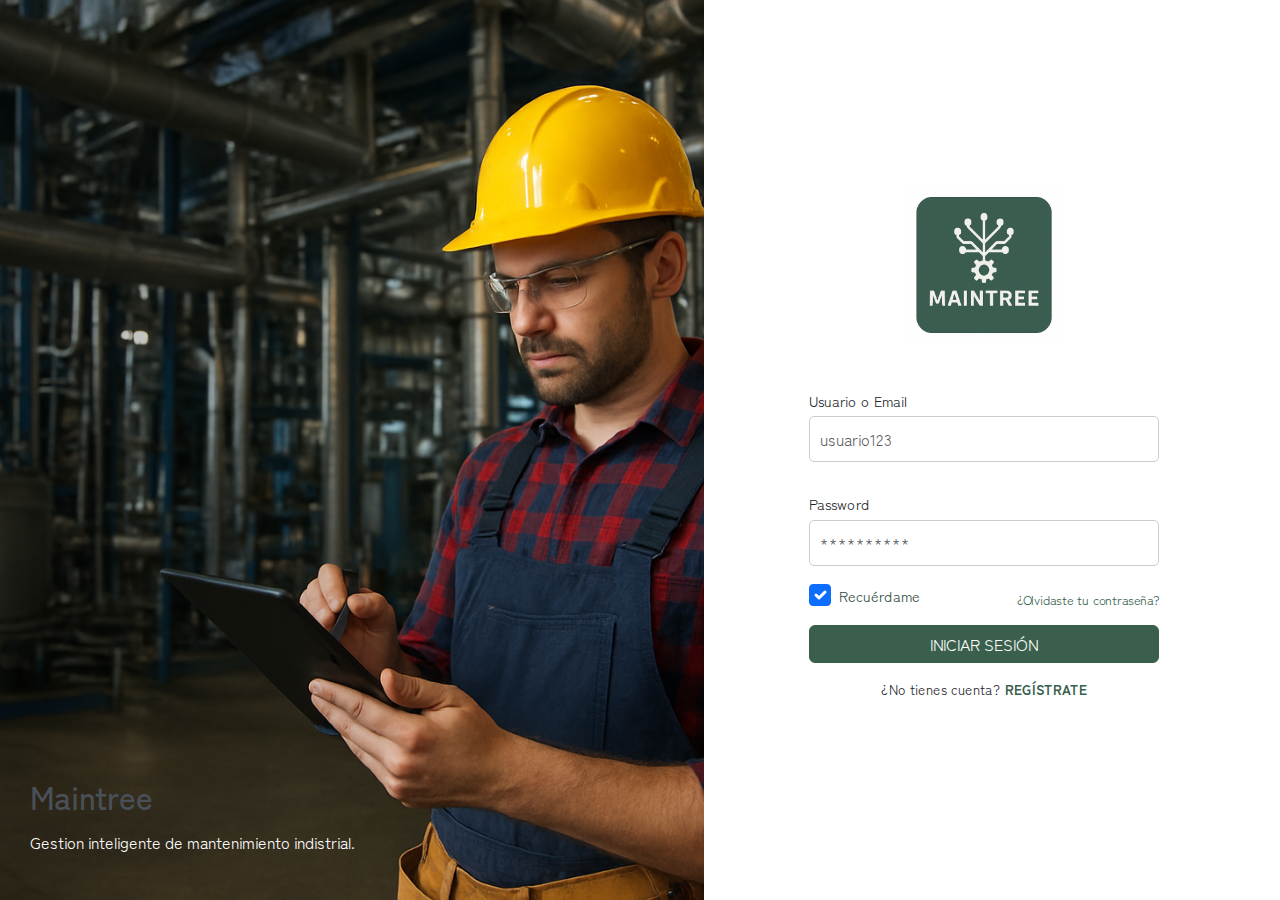
<file: src/main/resources/static/index.html>
<!DOCTYPE html>
<html lang="es">
<head>
    <meta charset="UTF-8">
    <meta name="viewport" content="width=device-width, initial-scale=1.0">
    <!-- Bootstrap 5 CSS -->
    <link href="https://cdn.jsdelivr.net/npm/bootstrap@5.3.0/dist/css/bootstrap.min.css" rel="stylesheet">
    <link rel="preconnect" href="https://fonts.googleapis.com">
    <link rel="preconnect" href="https://fonts.gstatic.com" crossorigin>
    <link href="https://fonts.googleapis.com/css2?family=Zen+Kaku+Gothic+Antique&display=swap" rel="stylesheet">
    <link rel="stylesheet" href="css/styles.css">
    <title>Inicio de Sesión - Maintree</title>
</head>
<body>
    <div class="container-form">
        <div class="information">
            <div class="Imfo-childs">
                <h2>Maintree</h2>
                <p>Gestion inteligente de mantenimiento indistrial.</p>
            </div>
        </div>


        <div class="form-information">
            <div class="logo-container">
                <img src="css/img/logo_Maintree.png" alt="Logo Maintree">
                </div>
                <div id="errorMessage" style="color: red;" class="error"></div>


<!--            <div class="form-information-childs">-->
<!--                <h3>Log in</h3>-->
                <form id="loginForm" class="form-login">
                    <div class="mb-3">
                        <label for="email" class="form-label">Usuario o Email</label>
                        <input type="email" class="form-control" id="email" name="email" placeholder="usuario123" required>
                    </div>

                    <div class="mb-3">
                        <label for="password" class="form-label">Password</label>
                        <input type="password" class="form-control" id="password" name="password" placeholder="**********" required>
                    </div>

                    <div class="mb-3 d-flex justify-content-between align-items-center">
                        <div class="form-check">
                            <input class="form-check-input" type="checkbox" id="remember" name="remember" checked>
                            <label class="form-check-label" for="remember">
                                Recuérdame
                            </label>
                        </div>
                        <a href="recuperar.html" class="forgot">¿Olvidaste tu contraseña?</a>
                    </div>

                    <button type="submit" class="btn btn-primary w-100 btn-login">INICIAR SESIÓN</button>
                    <p class="signup text-center mt-3">¿No tienes cuenta? <a href="register.html">REGÍSTRATE</a></p>

                </form>


        </div>

    </div>
    <script src="js/script.js"></script>
    <!-- Bootstrap 5 JS -->
    <script src="https://cdn.jsdelivr.net/npm/bootstrap@5.3.0/dist/js/bootstrap.bundle.min.js"></script>
</body>

</html>
</file>
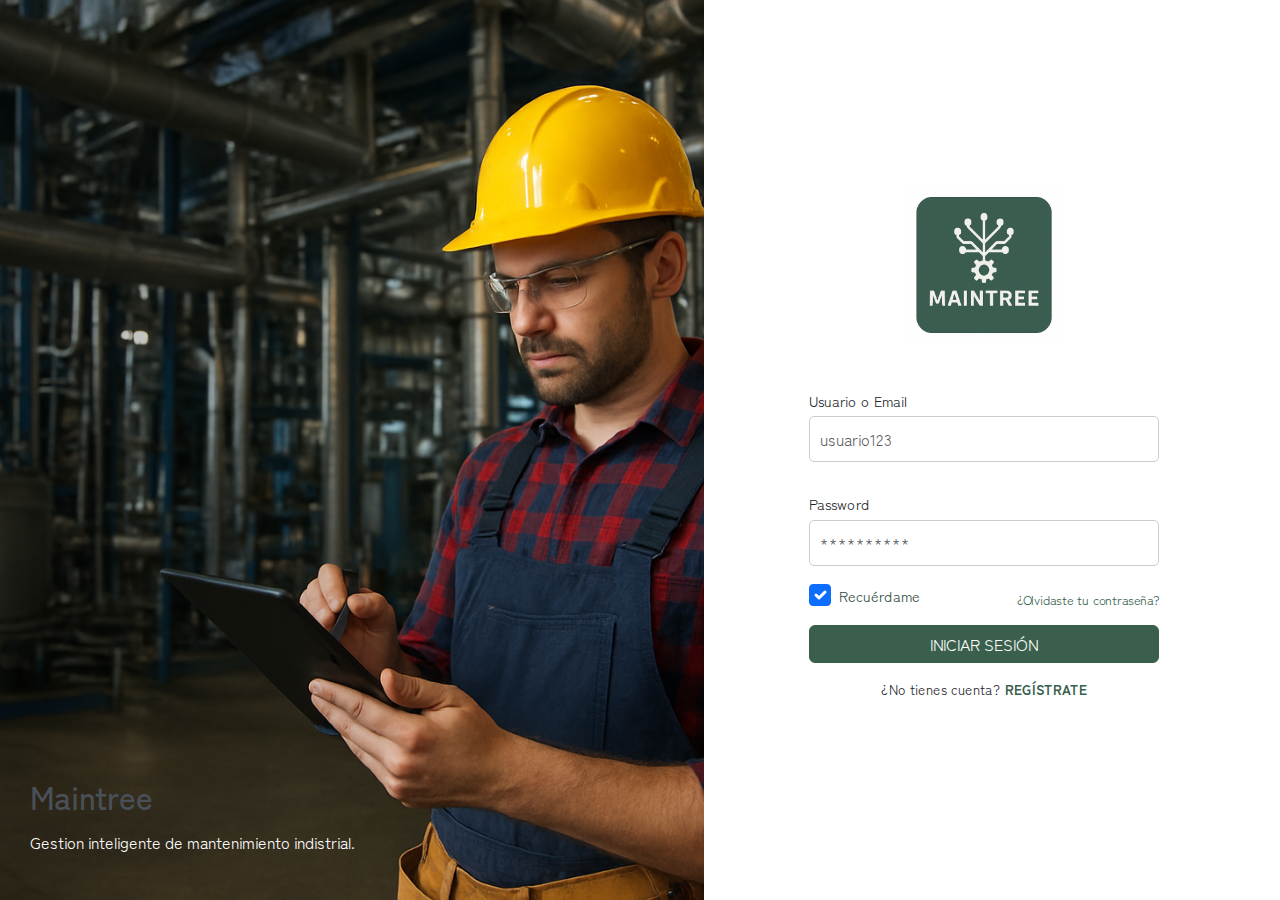
<file: src/main/resources/static/login.html>
<!DOCTYPE html>
<html lang="es">
<head>
    <meta charset="UTF-8">
    <meta name="viewport" content="width=device-width, initial-scale=1.0">
    <!-- Bootstrap 5 CSS -->
    <link href="https://cdn.jsdelivr.net/npm/bootstrap@5.3.0/dist/css/bootstrap.min.css" rel="stylesheet">
    <link rel="preconnect" href="https://fonts.googleapis.com">
    <link rel="preconnect" href="https://fonts.gstatic.com" crossorigin>
    <link href="https://fonts.googleapis.com/css2?family=Zen+Kaku+Gothic+Antique&display=swap" rel="stylesheet">
    <link rel="stylesheet" href="css/styles.css">
    <title>Inicio de Sesión - Maintree</title>
</head>
<body>
    <div class="container-form">
        <div class="information">
            <div class="Imfo-childs">
                <h2>Maintree</h2>
                <p>Gestion inteligente de mantenimiento indistrial.</p>
            </div>
        </div>


        <div class="form-information">
            <div class="logo-container">
                <img src="css/img/logo_Maintree.png" alt="Logo Maintree">
                </div>
                <div id="errorMessage" style="color: red;" class="error"></div>


<!--            <div class="form-information-childs">-->
<!--                <h3>Log in</h3>-->
                <form id="loginForm" class="form-login">
                    <div class="mb-3">
                        <label for="email" class="form-label">Usuario o Email</label>
                        <input type="email" class="form-control" id="email" name="email" placeholder="usuario123" required>
                    </div>

                    <div class="mb-3">
                        <label for="password" class="form-label">Password</label>
                        <input type="password" class="form-control" id="password" name="password" placeholder="**********" required>
                    </div>

                    <div class="mb-3 d-flex justify-content-between align-items-center">
                        <div class="form-check">
                            <input class="form-check-input" type="checkbox" id="remember" name="remember"  checked > 
                            <label class="form-check-label" for="remember">
                                Recuérdame
                            </label>
                        </div>
                        <a href="recuperar.html" class="forgot">¿Olvidaste tu contraseña?</a>
                    </div>

                    <button type="submit" class="btn btn-primary w-100 btn-login">INICIAR SESIÓN</button>
                    <p class="signup text-center mt-3">¿No tienes cuenta? <a href="register.html">REGÍSTRATE</a></p>

                </form>


        </div>

    </div>
    <script src="js/script.js"></script>
    <!-- Bootstrap 5 JS -->
    <script src="https://cdn.jsdelivr.net/npm/bootstrap@5.3.0/dist/js/bootstrap.bundle.min.js"></script>
</body>

</html>
</file>
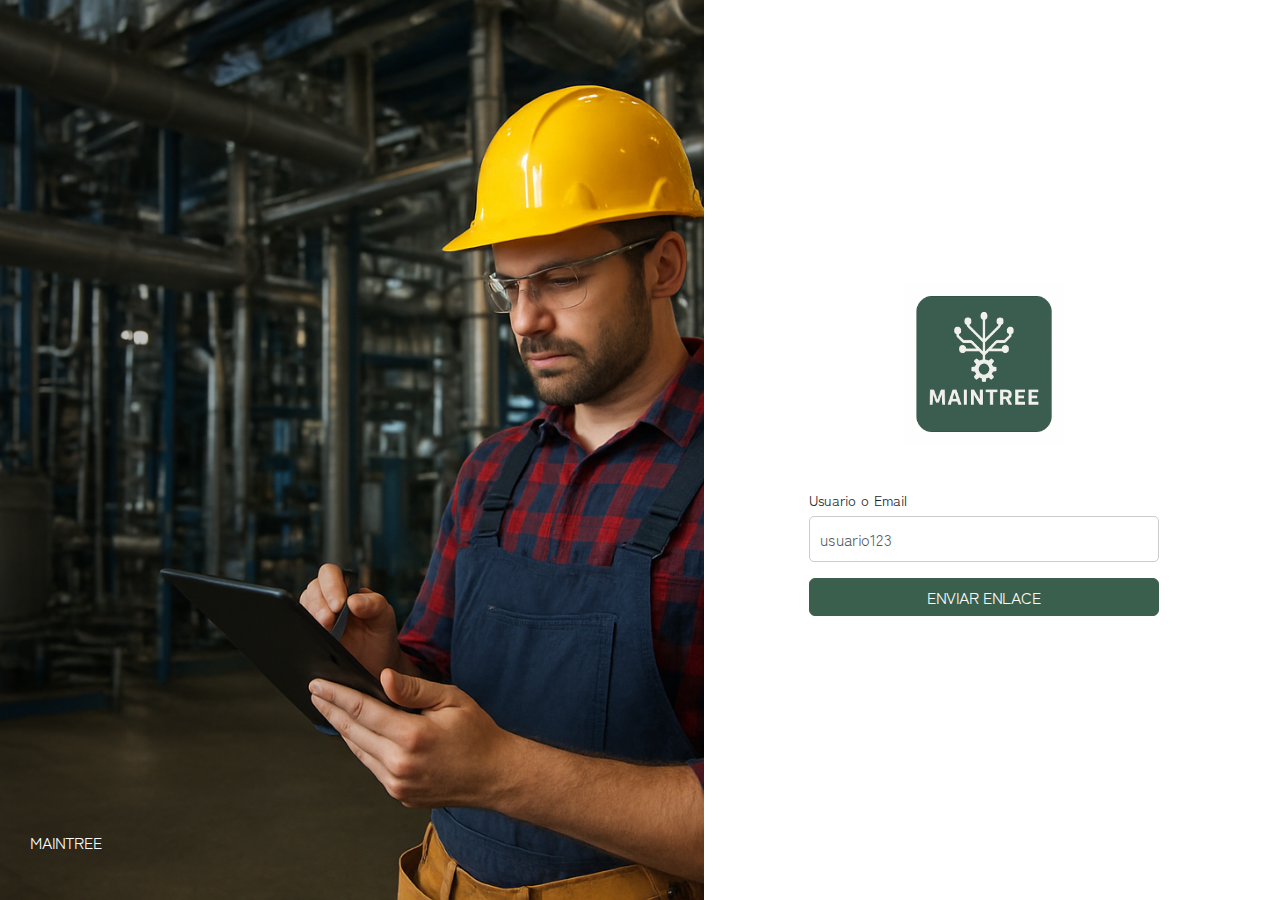
<file: src/main/resources/static/recuperar.html>
<!DOCTYPE html>
<html lang="es">
<head>
  <meta charset="UTF-8"/>
  <meta name="viewport" content="width=device-width, initial-scale=1.0"/>
  <!-- Bootstrap 5 CSS -->
  <link href="https://cdn.jsdelivr.net/npm/bootstrap@5.3.0/dist/css/bootstrap.min.css" rel="stylesheet">
  <link rel="preconnect" href="https://fonts.googleapis.com">
  <link rel="preconnect" href="https://fonts.gstatic.com" crossorigin>
  <link href="https://fonts.googleapis.com/css2?family=Zen+Kaku+Gothic+Antique&display=swap" rel="stylesheet">
  <link rel="stylesheet" href="css/styles.css">
  <title>Recuperar contraseña - Maintree</title>
  <style>
      .info-message { color: #28a745; text-align: center; margin-bottom: 15px; }
      .error-message { color: #dc3545; text-align: center; margin-bottom: 15px; }
  </style>
</head>
<body>
  <div class="container-form">
    <!-- Panel Izquierdo -->
    <div class="information">
      <div class="Imfo-childs">
        <p class="marca">MAINTREE</p>
      </div>
    </div>

    <!-- Panel Derecho -->
    <div class="form-information">
      <div class="logo-container">
          <img src=" css/img/logo_Maintree.png" alt="Logo Maintree">
      </div>

      <form id="recoverForm" class="form-login">
        <div id="message-container"></div>

        <div class="mb-3">
          <label for="recoverEmail" class="form-label">Usuario o Email</label>
          <input type="email" class="form-control" id="recoverEmail" name="email" placeholder="usuario123" required>
        </div>

        <button type="submit" class="btn btn-primary w-100 btn-login">ENVIAR ENLACE</button>
      </form>
    </div>
  </div>

  <script src="js/script.js"></script>
  <!-- Bootstrap 5 JS -->
  <script src="https://cdn.jsdelivr.net/npm/bootstrap@5.3.0/dist/js/bootstrap.bundle.min.js"></script>
</body>
</html>
</file>
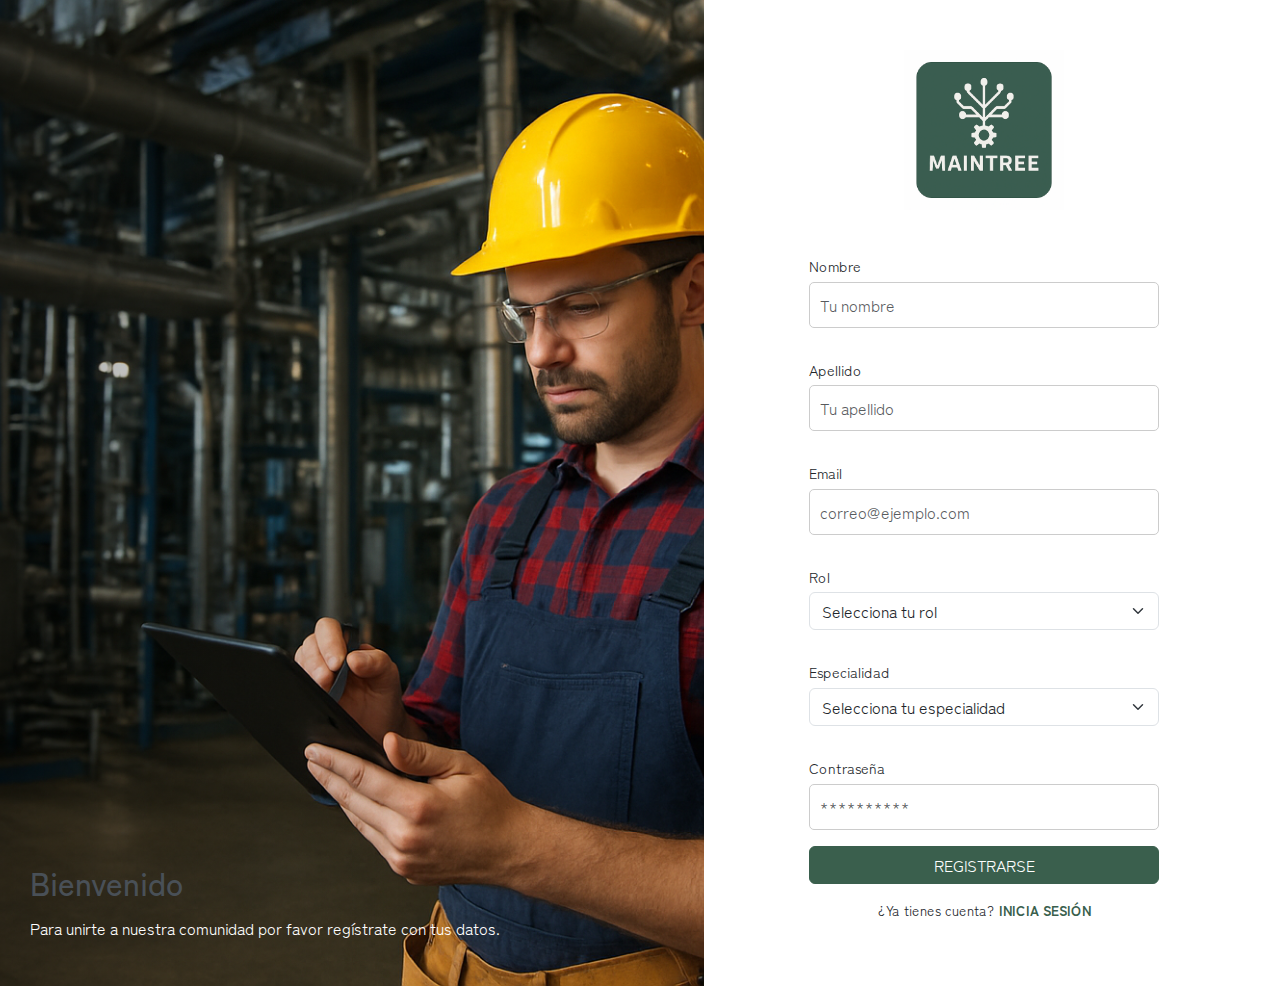
<file: src/main/resources/static/register.html>
<!DOCTYPE html>
<html lang="es">
<head>
    <meta charset="UTF-8">
    <meta name="viewport" content="width=device-width, initial-scale=1.0">
    <!-- Bootstrap 5 CSS -->
    <link href="https://cdn.jsdelivr.net/npm/bootstrap@5.3.0/dist/css/bootstrap.min.css" rel="stylesheet">
    <link rel="preconnect" href="https://fonts.googleapis.com">
    <link rel="preconnect" href="https://fonts.gstatic.com" crossorigin>
    <link href="https://fonts.googleapis.com/css2?family=Zen+Kaku+Gothic+Antique&display=swap" rel="stylesheet">
    <link rel="stylesheet" href="css/styles.css">
    <title>Registro de Usuario - MaintreeApp</title>
</head>
<body>
<div class="container-form">
    <div class="information">
        <div class="Imfo-childs">
            <h2>Bienvenido</h2>
            <p>Para unirte a nuestra comunidad por favor regístrate con tus datos.</p>
        </div>
    </div>

    <div class="form-information">
        <div class="logo-container">
            <img  src=" css/img/logo_Maintree.png" alt="Logo Maintree">
        </div>
        <!-- Este div mostrará los mensajes de error o éxito que vengan del servidor -->
        <div id="message" class="error"></div>

        <!-- 1. El formulario tiene un ID único ('registerForm') para que JavaScript pueda encontrarlo y manejarlo. -->
        <form id="registerForm" class="form-login">
            <!-- 2. Cada campo 'input' tiene un 'name' (ej: "nombre"). Este 'name' se usa como la clave para el dato que el usuario introduce. -->
            <div class="mb-3">
                <label for="nombre" class="form-label">Nombre</label>
                <input type="text" class="form-control" id="nombre" name="nombre" placeholder="Tu nombre" required>
            </div>

            <div class="mb-3">
                <label for="apellido" class="form-label">Apellido</label>
                <input type="text" class="form-control" id="apellido" name="apellido" placeholder="Tu apellido" required>
            </div>

            <div class="mb-3">
                <label for="email" class="form-label">Email</label>
                <input type="email" class="form-control" id="email" name="email" placeholder="correo@ejemplo.com" required>
            </div>

            <div class="mb-3">
                <label for="rol" class="form-label">Rol</label>
                <select class="form-select" id="rol" name="rol" required>
                    <option value="" disabled selected>Selecciona tu rol</option>
                    <option value="Técnico">Técnico</option>
                    <option value="Supervisor">Supervisor</option>
                    <option value="Automatista">Automatista</option>
                </select>
            </div>

            <div class="mb-3">
                <label for="especialidad" class="form-label">Especialidad</label>
                <select class="form-select" id="especialidad" name="especialidad" required>
                    <option value="" disabled selected>Selecciona tu especialidad</option>
                    <option value="Electromecanico">Electromecánico</option>
                    <option value="Mecanico">Mecánico</option>
                    <option value="Eléctrico">Eléctrico</option>
                </select>
            </div>

            <div class="mb-3">
                <label for="password" class="form-label">Contraseña</label>
                <input type="password" class="form-control" id="password" name="password" placeholder="**********" required>
            </div>

            <!-- 3. El botón de tipo "submit" dentro de un formulario intenta enviarlo cuando se hace clic. JavaScript interceptará esta acción. -->
            <button type="submit" class="btn btn-primary w-100 btn-login">REGISTRARSE</button>
            <p class="signup text-center mt-3">¿Ya tienes cuenta? <a href="main.html">INICIA SESIÓN</a></p>
        </form>
    </div>
</div>

<!-- 4. Se carga el archivo JavaScript externo. Toda la lógica para enviar el formulario al servidor está dentro de este fichero. -->
 <script src="js/script.js"></script>
<!-- Bootstrap 5 JS -->
<script src="https://cdn.jsdelivr.net/npm/bootstrap@5.3.0/dist/js/bootstrap.bundle.min.js"></script>

</body>
</html>
</file>
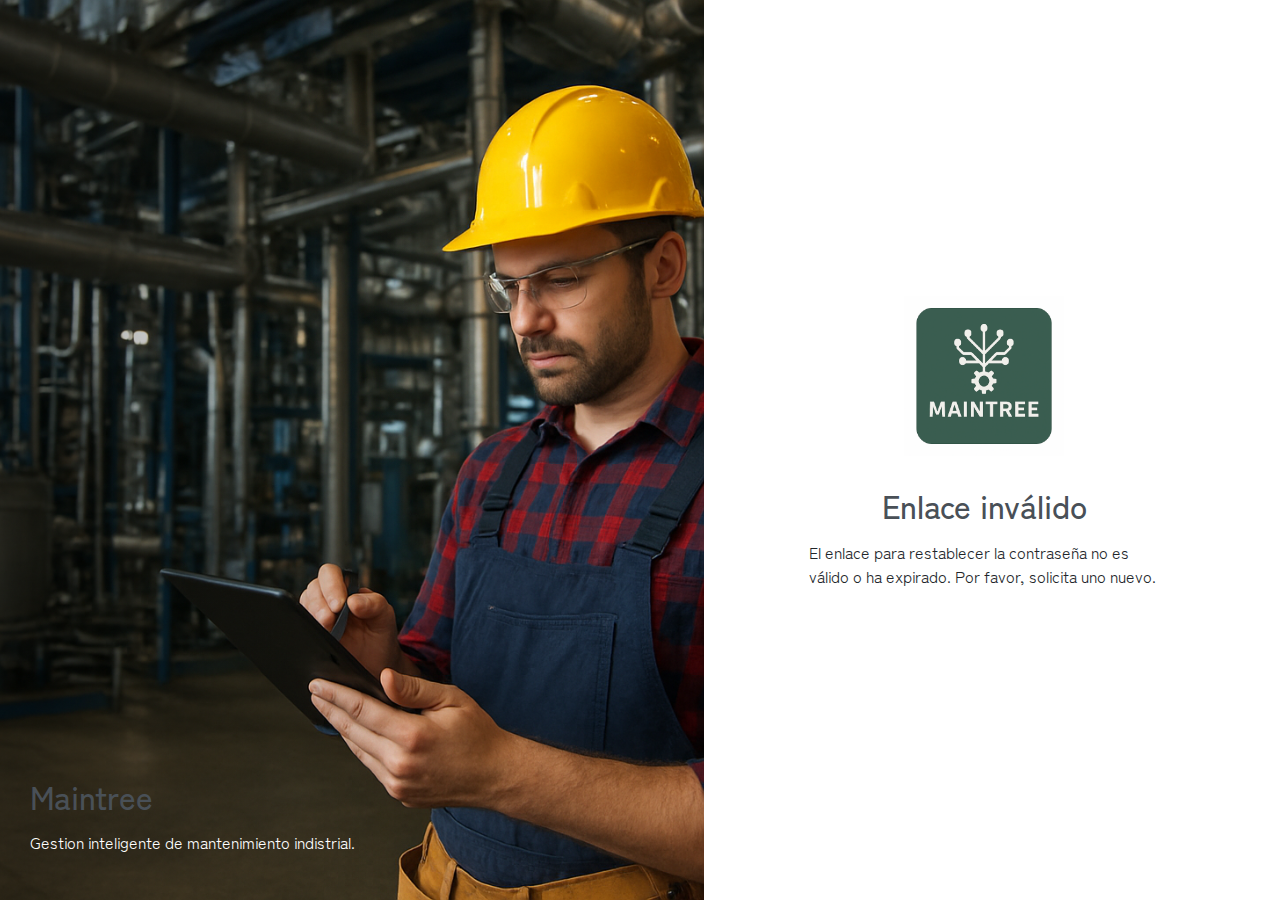
<file: src/main/resources/static/reset-password.html>
<!DOCTYPE html>
<html lang="es">
<head>
    <meta charset="UTF-8">
    <meta name="viewport" content="width=device-width, initial-scale=1.0">
    <title>Restablecer Contraseña - Maintree</title>
    <!-- Bootstrap 5 CSS -->
    <link href="https://cdn.jsdelivr.net/npm/bootstrap@5.3.0/dist/css/bootstrap.min.css" rel="stylesheet">
    <link rel="preconnect" href="https://fonts.googleapis.com">
    <link rel="preconnect" href="https://fonts.gstatic.com" crossorigin>
    <link href="https://fonts.googleapis.com/css2?family=Zen+Kaku+Gothic+Antique&display=swap" rel="stylesheet">
    <link rel="stylesheet" href="css/styles.css">
    <style>
        .error-text {
            color: #dc3545;
            text-align: center;
            margin-top: 10px;
        }
    </style>
</head>
<body>
<div class="container-form">
    <div class="information">
        <div class="Imfo-childs">
            <h2>Maintree</h2>
            <p>Gestion inteligente de mantenimiento indistrial.</p>
        </div>
    </div>


    <div class="form-information">
        <div class="logo-container">
            <img  src=" css/img/logo_Maintree.png" alt="Logo Maintree">
        </div>
        <div id="errorMessage" style="color: red;" class="error"></div>

        <div class="form-login">
            <p id="error-message" class="error-text"></p>

            <h2>Restablecer Contraseña</h2>
            <p>Ingresa tu nueva contraseña.</p>

            <form id="reset-form">
                <input type="hidden" id="token-input" name="token" value="">

                <div class="mb-3">
                    <label for="newPassword" class="form-label">Nueva Contraseña</label>
                    <input type="password" class="form-control" id="newPassword" name="newPassword" required>
                </div>

                <div class="mb-3">
                    <label for="confirmPassword" class="form-label">Confirmar Contraseña</label>
                    <input type="password" class="form-control" id="confirmPassword" name="confirmPassword" required>
                </div>
                
                <button type="submit" class="btn btn-primary w-100 btn-login">Cambiar Contraseña</button>
            </form>
        </div>
    </div>

    <!-- El manejo del formulario de reset se realiza en js/script.js (usa /api/reset-password y JSON) -->
    <script src="js/script.js"></script>

    <!-- Bootstrap 5 JS -->
    <script src="https://cdn.jsdelivr.net/npm/bootstrap@5.3.0/dist/js/bootstrap.bundle.min.js"></script>
</body>
</html>
</file>
<file: src/main/resources/static/css/styles.css>
*{
    padding: 0;
    margin: 0;
    font-family: 'Zen Kaku Gothic Antique', sans-serif;

  

}
body {
  display: flex;
  align-items: stretch;
  justify-content: center;
  min-height: 100vh;
  width: 100vw;
  background-color:#fff;
}
.container-form {
  display:flex;
  align-items: stretch;
  min-height:100vh;
  width:100%;
  margin:0;
}
.information {
    background-image: url(img/Fondo_casco.png);
    background-size: cover; 
  background-position: center; 
    background-repeat: no-repeat; 
  padding: 30px;
  width: 55%;
  display: flex;
  flex-direction: column;
  min-height: 100%;
}
.information::after{
  content:"";
  position:absolute;
  inset:0;
  background:linear-gradient(90deg, rgba(0,0,0,0.35) 0%, rgba(0,0,0,0) 60%);
}
.information{position:relative;}
.information .Imfo-childs{position:relative; z-index:1;}
.Imfo-childs{
    flex: 1;
    display: flex;
    flex-direction: column;
    justify-content:end;
    align-items: flex-start;
    text-align: right;
   color: white;
}
.Imfo-childs h3{
    font-size: 2.5rem;
    margin-bottom: 10px;
}
.form-information{
  width: 45%;
  max-width: 560px;
  display:flex;
  flex-direction:column;
  justify-content:center;
  align-items:center;
  padding:50px;
  background:#fff;
}
.logo-container{
   width:100%;
   display:flex;
   justify-content:center;
   align-items:center;
   margin-bottom:30px;
 }
 .logo-container img{
   width:160px;
   height:auto;
   display:block;
 }
    .form-login{
    width:100%;
    max-width:350px;
    display:flex;
    flex-direction:column;
    }
    /* Alinea checkbox y texto "Recuerdame" en una sola linea sin saltos raros */
    .form-login .form-check{
      display:flex;
      align-items:center;
      gap:8px;
      margin:0;
      padding:0;
    }
    .form-login .form-check-input{
      margin:0;
      width:18px;
      height:18px;
      flex-shrink:0;
    }
    .form-login .form-check-label{
      margin:0;
      line-height:1.2;
      font-size:0.9rem;
      color:#2e4a3c;
      white-space:nowrap;
    }
    .form-login label{
      font-size:0.9rem;
      margin-top:15px;
      margin-bottom:5px;
    }

    .form-login input{
      padding:10px;
      border:1px solid #ccc;
      border-radius:5px;
    }
     .forgot{
      font-size:0.8rem;
      margin-top:8px;
      color:#3a5f4d;
      text-decoration:none;
      align-self:flex-end;
    }

    .remember{
      display:flex;
      align-items:center;
      margin:15px 0;
      font-size:0.85rem;
    }

    .btn-login.btn-primary{
      background-color:#3a5f4d;
      border-color:#3a5f4d;
      color:#fff;
    }

    .btn-login.btn-primary:hover{
      background-color:#2e4a3c;
      border-color:#2e4a3c;
    }

    .btn-login.btn-success{
      background-color:#52B788;
      border-color:#52B788;
    }

    .btn-login.btn-success:hover{
      background-color:#218838;
      border-color:#218838;
    }

    .signup{
      font-size:0.85rem;
    }

    .signup a{
      color:#3a5f4d;
      font-weight:bold;
      text-decoration:none;
    }

    .signup a:hover{
      text-decoration:underline;
    }

    /* Responsive */
    @media (max-width: 900px){
      .information{ display:none; }
      .form-information{ width:100%; max-width:none; padding:30px; }
    }
/*
=====================================================
  CSS (AISLADO) PARA LA TABLA DE ADMIN Y EL BOTÓN SUBMIT
=====================================================
*/
h2 {
    text-align: center;
    margin-bottom: 15px;
    color: #495057;
}
h3 {
    color: #495057;
    text-align: center;
    margin-bottom: 10px;
}
.form-inf
{
  width: 50%;
  display:flex;
  flex-direction:column;
  justify-content:center;
  align-items:center;
  padding:50px;
  background:#fff;
}
.inform {
    background-image: url(/css/img/Fondo_casco.png);
    background-size: cover; 
    background-position: right 30% center; 
    background-repeat: no-repeat; 
    padding: 30px;
    width: 30%;
    display: flex;
    flex-direction: column;}
/* 1. La tabla SÓLO DENTRO del panel */
.admin-panel .approval-table {
  width: 100%;
  border-collapse: collapse;
  margin-top: 20px;
  box-shadow: 0 2px 8px rgba(0, 0, 0, 0.15); /* Sombra sutil */
}

/* 2. Celdas y Encabezados SÓLO DENTRO de esa tabla */
.admin-panel .approval-table th,
.admin-panel .approval-table td {
  padding: 12px 15px;
  border-bottom: 1px solid #D8F3DC;
  text-align: center;
  vertical-align: middle;
  background-color: #ffff;
}

/* 3. Encabezados (Nombre, Email...) */
.admin-panel .approval-table thead th {
  background-color: #2D6A4F; 
  color: white;
  font-weight: 600;
}

/* Sobreescribir estilos de Bootstrap si es necesario */
.admin-panel .table-striped > tbody > tr:nth-of-type(even) {
  background-color: rgba(0,0,0,.05);
}

/* 5. Checkbox (Tilde) */
.admin-panel .approval-table input[type="checkbox"] {
  width: 18px;
  height: 18px;
  cursor: pointer;
  /* Centrar el checkbox */
  display: block;
  margin: 0 auto;
}

/* 6. Contenedor del nuevo botón de submit */
.admin-panel .form-submit-container {
  text-align: right; /* Alinea el botón a la derecha */
  margin-top: 20px;
}

/* 7. Estilo del nuevo botón de submit */
/* Los estilos de btn-approve-all ahora vienen de Bootstrap */
/* Se usa btn-success de Bootstrap con el color personalizado */
</file>
